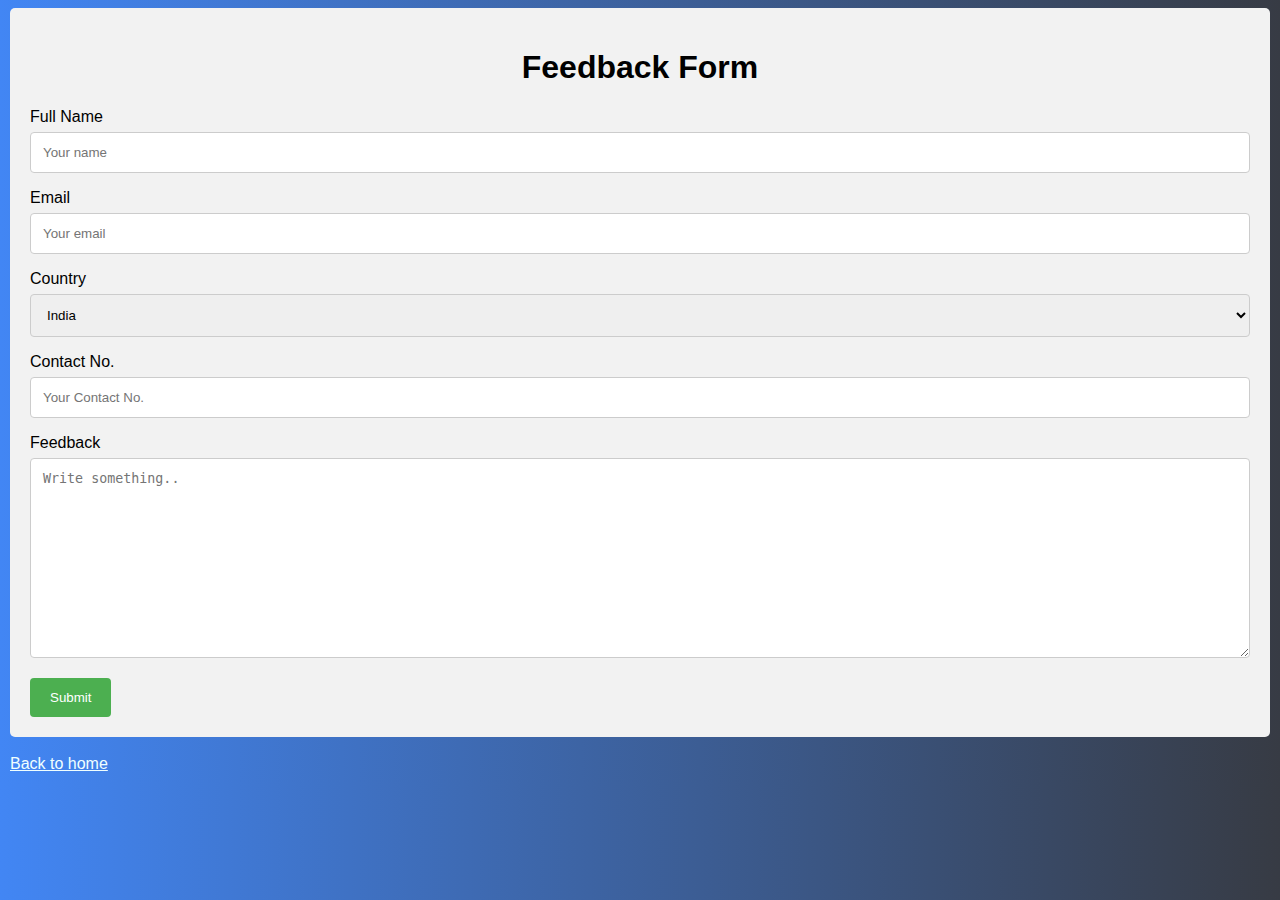
<file: form.html>
<!DOCTYPE html>
<html lang="en">

<head>
    <meta charset="UTF-8">
    <meta name="viewport" content="width=device-width, initial-scale=1.0">
    <title>Document</title>
    <style>
        body {
            margin-right: auto;
            margin-left: auto;
            max-width: 1300px;
            padding-right: 10px;
            padding-left: 10px;
            background: #373B44;
            /* fallback for old browsers */
            background: -webkit-linear-gradient(to right, #4286f4, #373B44);
            /* Chrome 10-25, Safari 5.1-6 */
            background: linear-gradient(to right, #4286f4, #373B44);
            /* W3C, IE 10+/ Edge, Firefox 16+, Chrome 26+, Opera 12+, Safari 7+ */
        }
        
        * {
            box-sizing: border-box;
        }
        
        input[type=text],
        select,
        textarea {
            width: 100%;
            padding: 12px;
            border: 1px solid #ccc;
            border-radius: 4px;
            box-sizing: border-box;
            margin-top: 6px;
            margin-bottom: 16px;
            resize: vertical;
        }
        
        input[type=submit] {
            background-color: #4CAF50;
            color: white;
            padding: 12px 20px;
            border: none;
            border-radius: 4px;
            cursor: pointer;
            text-align: center;
        }
        
        input[type=submit]:hover {
            background-color: #45a049;
        }
        
        .container {
            border-radius: 5px;
            background-color: #f2f2f2;
            padding: 20px;
        }
    </style>
</head>

<body>

    <font face="arial">
        <div class="container">
            <h1 style="text-align: center;">Feedback Form</h1>
            <form action="/action_page.php">
                <label for="fname">Full Name</label>
                <input type="text" id="fname" name="firstname" placeholder="Your name">

                <label for="lname">Email</label>
                <input type="text" id="lname" name="lastname" placeholder="Your email ">

                <label for="country">Country</label>
                <select id="country" name="country">
      <option value="australia">India</option>
      <option value="canada">Canada</option>
      <option value="usa">USA</option>
    </select>
                <label for="contact">Contact No.</label>
                <input type="text" id="contact" name="contact" placeholder="Your Contact No.">

                <label for="subject">Feedback</label>
                <textarea id="subject" name="subject" placeholder="Write something.." style="height:200px"></textarea>

                <input type="submit" value="Submit">
            </form>
        </div>
        <br>
        <a href="index.html" style="color: azure;">Back to home</a>
</body>

</html>
</file>
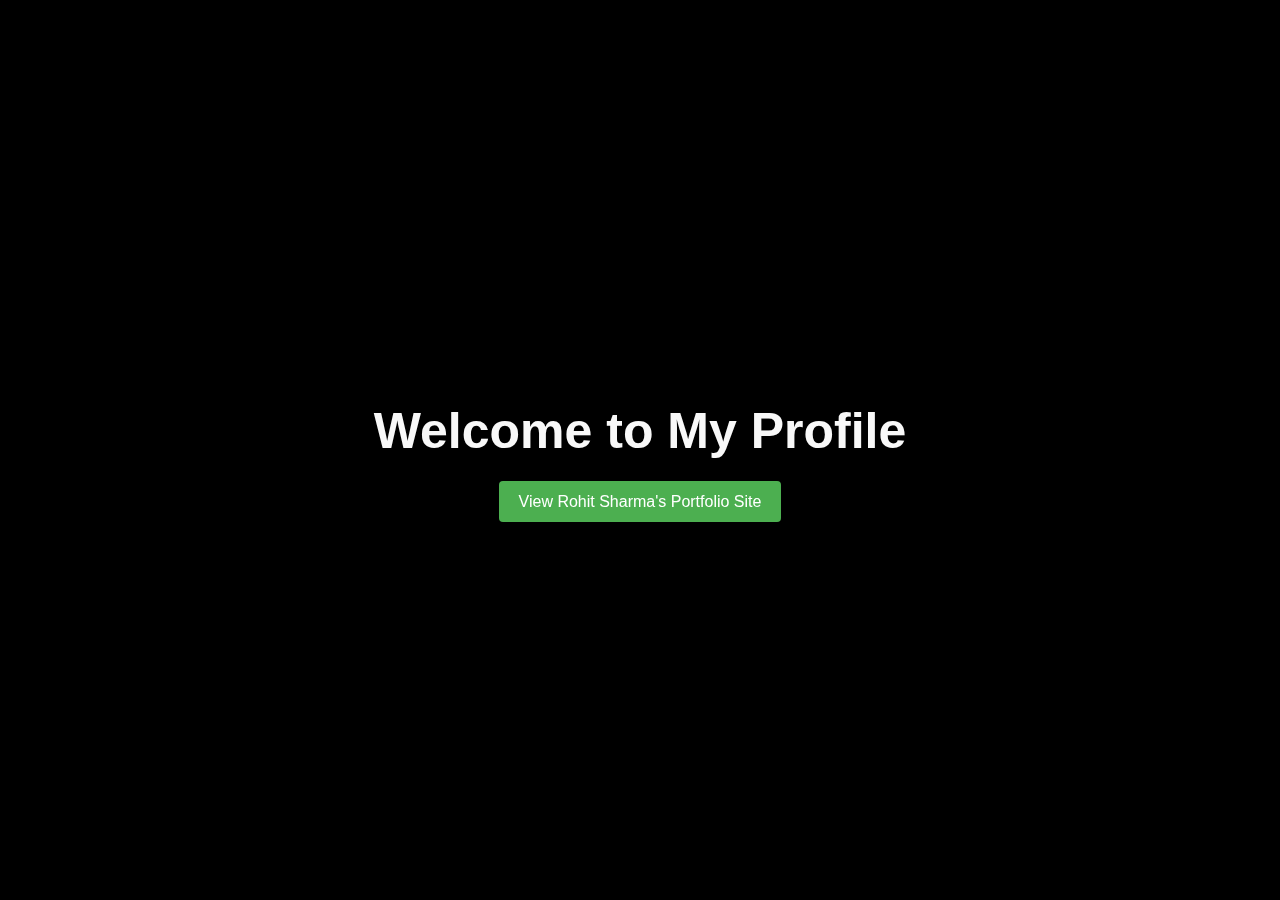
<file: landing.html>
<!DOCTYPE html>
<html lang="en">

<head>
    <meta charset="UTF-8">
    <meta name="viewport" content="width=device-width, initial-scale=1.0">
    <title>Document</title>
    <link rel="stylesheet" href="landing.css">
</head>

<body>
    <div id="landing-header">
        <h1>
            Welcome to My Profile
        </h1>
        <a href="index.html" class="button">View Rohit Sharma's Portfolio Site</a
      >
    </div>
    <ul class="slideshow">
      <li></li>
      <li></li>
      <li></li>
      <li></li>
      <li></li>
    </ul>
</body>
</html>
</file>
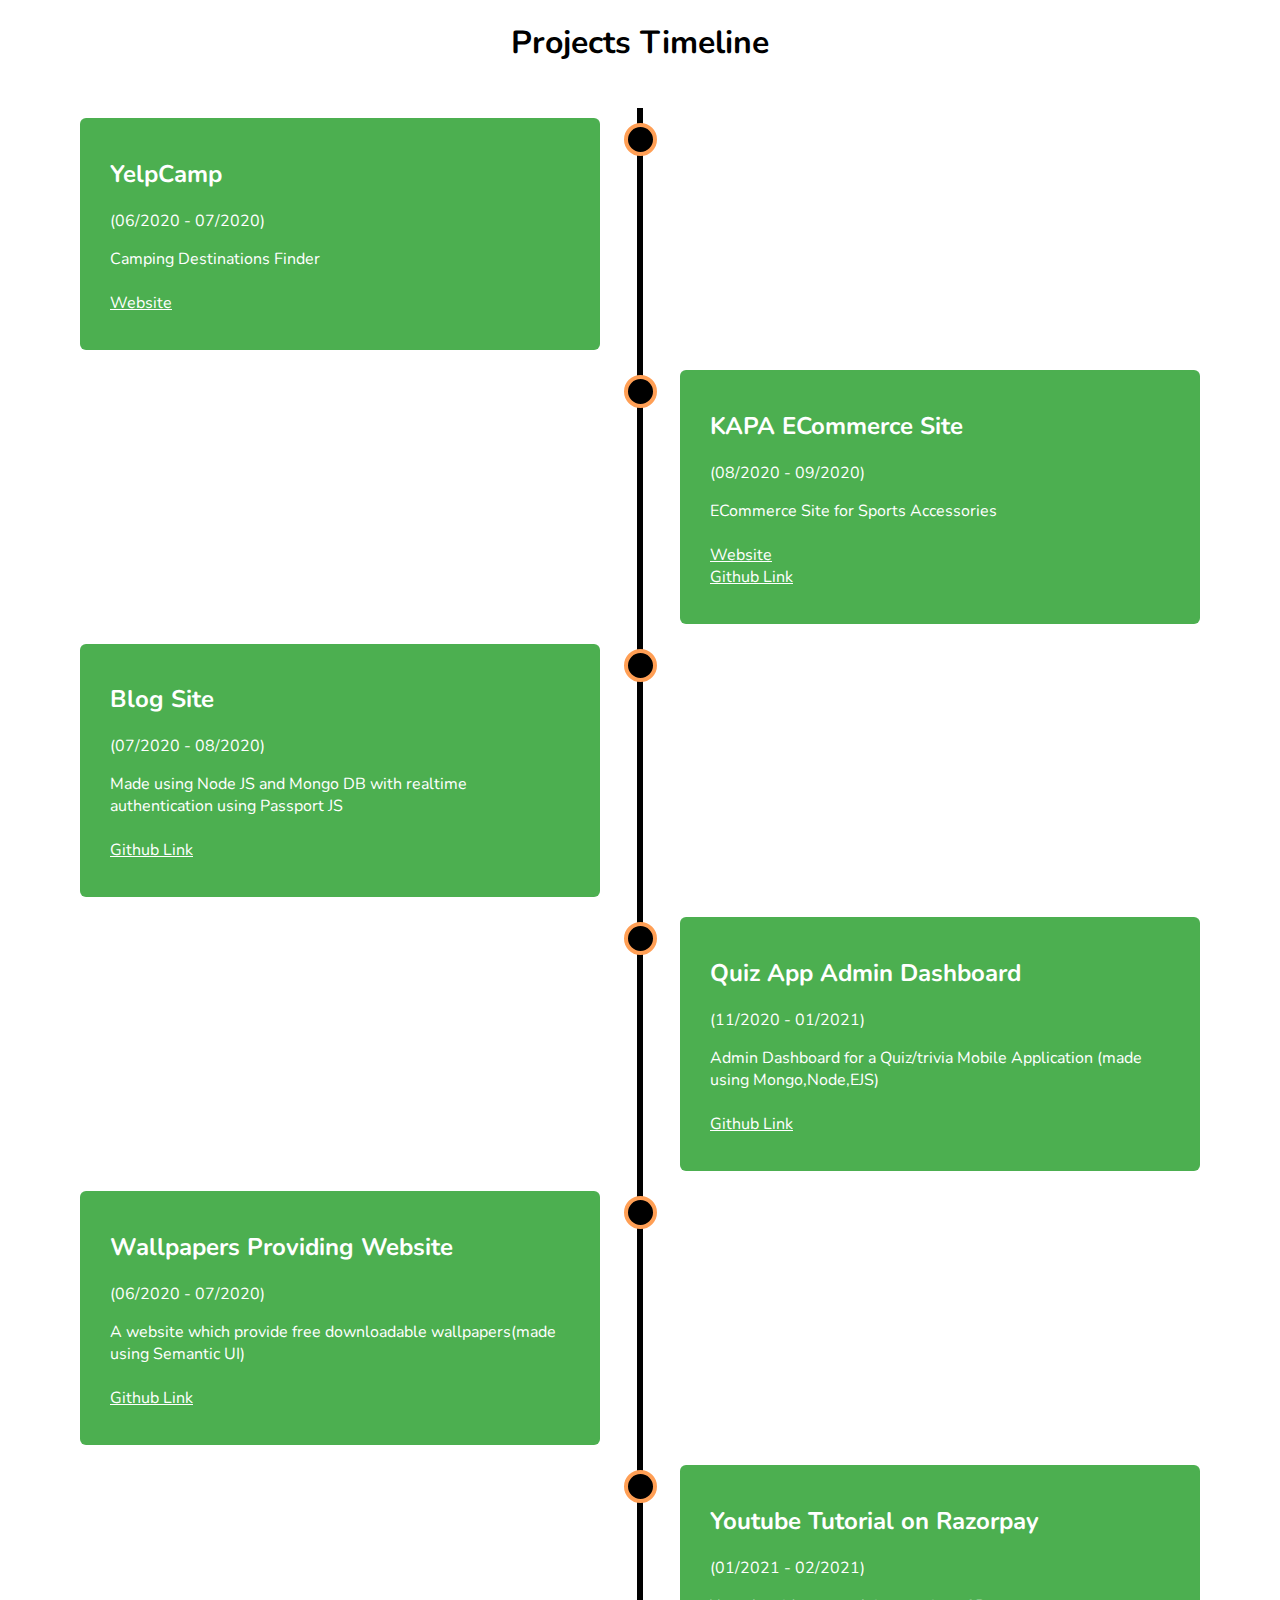
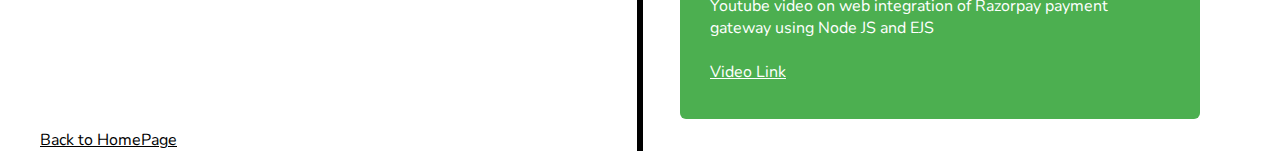
<file: project.html>
<!DOCTYPE html>
<html lang="en">

<head>
    <meta charset="UTF-8" />
    <meta name="viewport" content="width=device-width, initial-scale=1.0" />
    <meta name="description" content="Web Tech" />
    <meta name="keywords" content="HTML WEB LAB EVALUATION" />
    <meta name="author" content="Rohit Sharma" />
    <title>Projects - Rohit Sharma</title>
    <link rel="shortcut icon" type="image/x-icon" href="../assets/favicon/favicon.ico" />
    <link href="https://fonts.googleapis.com/css?family=Nunito" rel="stylesheet" />
    <link rel="stylesheet" href="project.css" />
    <link href="https://fonts.googleapis.com/icon?family=Material+Icons" rel="stylesheet" />
</head>

<body>
    <h1 style="text-align: center;">Projects Timeline</h1>
    <br>
    <div class="timeline">
        <div class="container left">
            <div class="content">
                <h2>YelpCamp</h2>
                <p>(06/2020 - 07/2020)</p>
                <p>
                    Camping Destinations Finder
                    <br />
                    <br />
                    <a style="color: white" href="https://immense-bastion-22180.herokuapp.com/">Website</a
            >
            
          </p>
        </div>
      </div>
      <div class="container right">
        <div class="content">
          <h2>KAPA ECommerce Site</h2>
          <p>(08/2020 - 09/2020)</p>
          <p>
            ECommerce Site for Sports Accessories
            <br />
            <br />
            <a
              style="color:white"
              href="https://frozen-escarpment-98933.herokuapp.com/"
              >Website</a
            ><br />
            <a
              style="color: white"
              href="https://github.com/jason7531/IOT-FS"
              >Github Link</a
            ><br />
          </p>
        </div>
      </div>
      <div class="container left">
        <div class="content">
          <h2>Blog Site</h2>
          <p>(07/2020 - 08/2020)</p>
          <p>
            Made using Node JS and Mongo DB with realtime authentication using Passport JS
            <br />
            <br />
            <a
              style="color: white"
              href="https://github.com/jason7531/Wallpaper_Sample_Page"
              >Github Link</a
            >
          </p>
        </div>
      </div>
      <div class="container right">
        <div class="content">
          <h2>Quiz App Admin Dashboard</h2>
          <p>(11/2020 - 01/2021)</p>
          <p>
            Admin Dashboard for a Quiz/trivia Mobile Application (made using Mongo,Node,EJS)
            <br />
            <br />
            <a
              style="color: white"
              href="https://github.com/Codebugged-Research/Quizzer"
              >Github Link</a
            >
          </p>
        </div>
      </div>
      <div class="container left">
        <div class="content">
          <h2>Wallpapers Providing Website</h2>
          <p>(06/2020 - 07/2020)</p>
          <p>
            A website which provide free downloadable wallpapers(made using Semantic UI)
            <br />
            <br />
            
            <a
              style="color: white"
              href="https://github.com/jason7531/Wallpaper_Sample_Page"
              >Github Link</a
            >
          </p>
        </div>
      </div>
      <div class="container right">
        <div class="content">
          <h2>Youtube Tutorial on Razorpay</h2>
          <p>(01/2021 - 02/2021)</p>
          <p>
            Youtube video on web integration of Razorpay payment gateway using Node JS and EJS
            <br />
            <br />
            <a
              style="color: white"
              href="https://youtu.be/e06SewoT2yw"
              >Video Link</a
            >
          </p>
        </div>
      </div>
      <a href="index.html" style="color: black;">Back to HomePage</a>
            </div>
</body>

</html>
</file>
<file: landing.css>
body {
    background-color: #000;
}

h1 {
    font-size: 50px;
}

#landing-header {
    z-index: 1;
    position: relative;
    text-align: center;
    padding-top: 40vh;
}

#landing-header h1 {
    color: rgb(248, 248, 248);
    font-family: Arial, Helvetica, sans-serif;
}

.button {
    background-color: #4CAF50;
    color: white;
    padding: 12px 20px;
    border: none;
    border-radius: 4px;
    cursor: pointer;
    text-align: center;
    text-decoration: none;
    font-family: Arial, Helvetica, sans-serif;
}

.button:hover {
    background-color: #45a049;
}

.slideshow {
    position: fixed;
    width: 100%;
    height: 100%;
    top: 0;
    left: 0;
    z-index: 0;
    list-style: none;
    margin: 0;
    padding: 0;
}

.slideshow li {
    width: 100%;
    height: 100%;
    position: absolute;
    top: 0;
    left: 0;
    background-size: cover;
    background-position: 50% 50%;
    background-repeat: no-repeat;
    opacity: 0;
    z-index: 0;
    animation: imageAnimation 50s linear infinite;
}

.slideshow li:nth-child(1) {
    background-image: url(https://images.pexels.com/photos/577585/pexels-photo-577585.jpeg?auto=compress&cs=tinysrgb&dpr=2&h=650&w=940);
}

.slideshow li:nth-child(2) {
    background-image: url(https://images.pexels.com/photos/1933900/pexels-photo-1933900.jpeg?auto=compress&cs=tinysrgb&dpr=2&h=650&w=940);
    animation-delay: 10s;
}

.slideshow li:nth-child(3) {
    background-image: url(https://images.pexels.com/photos/34153/pexels-photo.jpg?auto=compress&cs=tinysrgb&dpr=2&h=650&w=940);
    animation-delay: 20s;
}

.slideshow li:nth-child(4) {
    background-image: url(https://images.pexels.com/photos/1089438/pexels-photo-1089438.jpeg?auto=compress&cs=tinysrgb&dpr=2&h=650&w=940);
    animation-delay: 30s;
}

.slideshow li:nth-child(5) {
    background-image: url(https://images.pexels.com/photos/2653362/pexels-photo-2653362.jpeg?auto=compress&cs=tinysrgb&dpr=2&h=650&w=940);
    animation-delay: 40s;
}

@keyframes imageAnimation {
    0% {
        opacity: 0;
        animation-timing-function: ease-in;
    }
    10% {
        opacity: 1;
        animation-timing-function: ease-out;
    }
    20% {
        opacity: 1;
    }
    30% {
        opacity: 0;
    }
}
</file>
<file: project.css>
* {
    box-sizing: border-box;
}

body {
    background-color: white;
    font-family: Nunito;
}

.timeline {
    position: relative;
    max-width: 1200px;
    margin: 0 auto;
}

.timeline::after {
    content: '';
    position: absolute;
    width: 6px;
    background-color: black;
    top: 0;
    bottom: 0;
    left: 50%;
    margin-left: -3px;
}

.container {
    padding: 10px 40px;
    position: relative;
    background-color: inherit;
    width: 50%;
}

.container::after {
    content: '';
    position: absolute;
    width: 25px;
    height: 25px;
    right: -17px;
    background-color: black;
    border: 4px solid #FF9F55;
    top: 15px;
    border-radius: 50%;
    z-index: 1;
}

.left {
    left: 0;
}

.right {
    left: 50%;
}

.left::before {
    content: " ";
    height: 0;
    position: absolute;
    top: 22px;
    width: 0;
    z-index: 1;
    right: 30px;
    border: medium solid white;
    border-width: 10px 0 10px 10px;
    border-color: transparent transparent transparent white;
}

.right::before {
    content: " ";
    height: 0;
    position: absolute;
    top: 22px;
    width: 0;
    z-index: 1;
    left: 30px;
    border: medium solid white;
    border-width: 10px 10px 10px 0;
    border-color: transparent white transparent transparent;
}

.right::after {
    left: -16px;
}

.content {
    padding: 20px 30px;
    background-color: #4CAF50;
    position: relative;
    border-radius: 6px;
    color: white;
}

@media screen and (max-width: 600px) {
    .timeline::after {
        left: 31px;
    }
    .container {
        width: 100%;
        padding-left: 70px;
        padding-right: 25px;
    }
    .container::before {
        left: 60px;
        border: medium solid white;
        border-width: 10px 10px 10px 0;
        border-color: transparent white transparent transparent;
    }
    .left::after,
    .right::after {
        left: 15px;
    }
    .right {
        left: 0%;
    }
}
</file>
